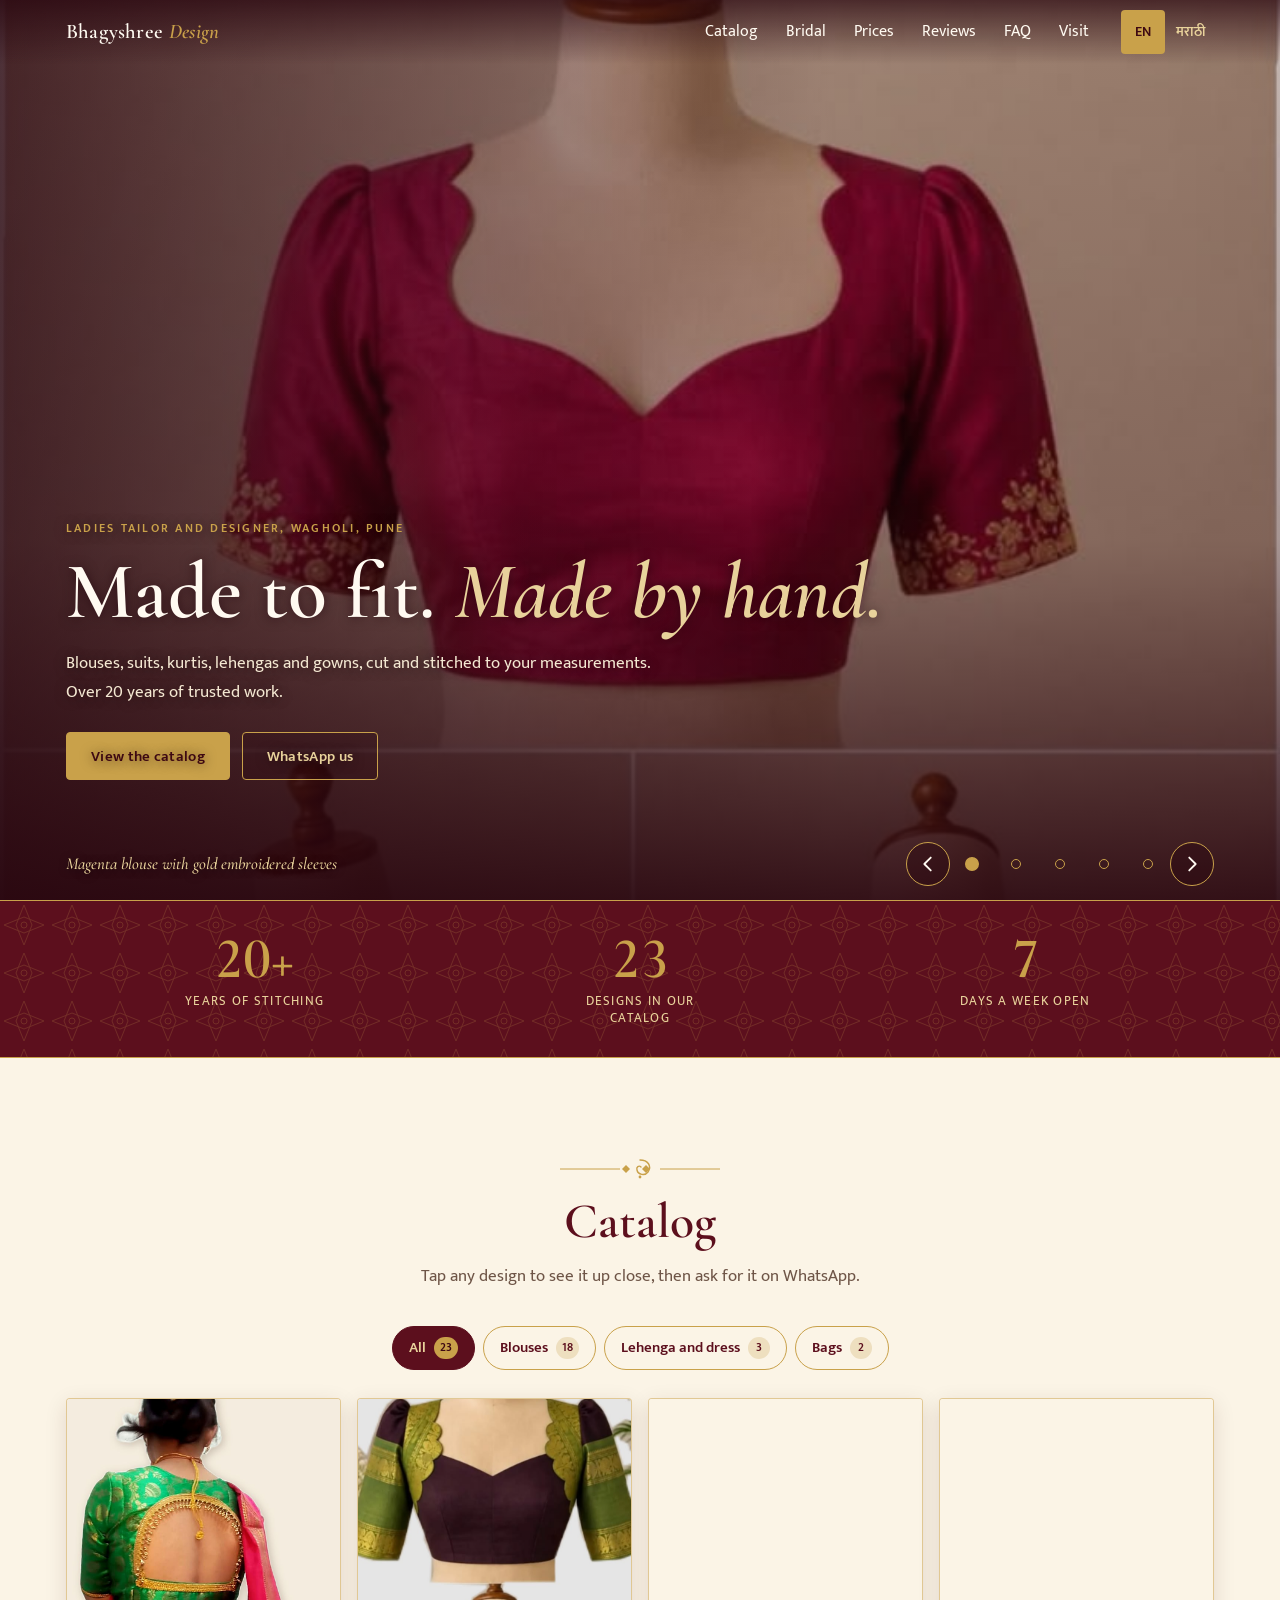
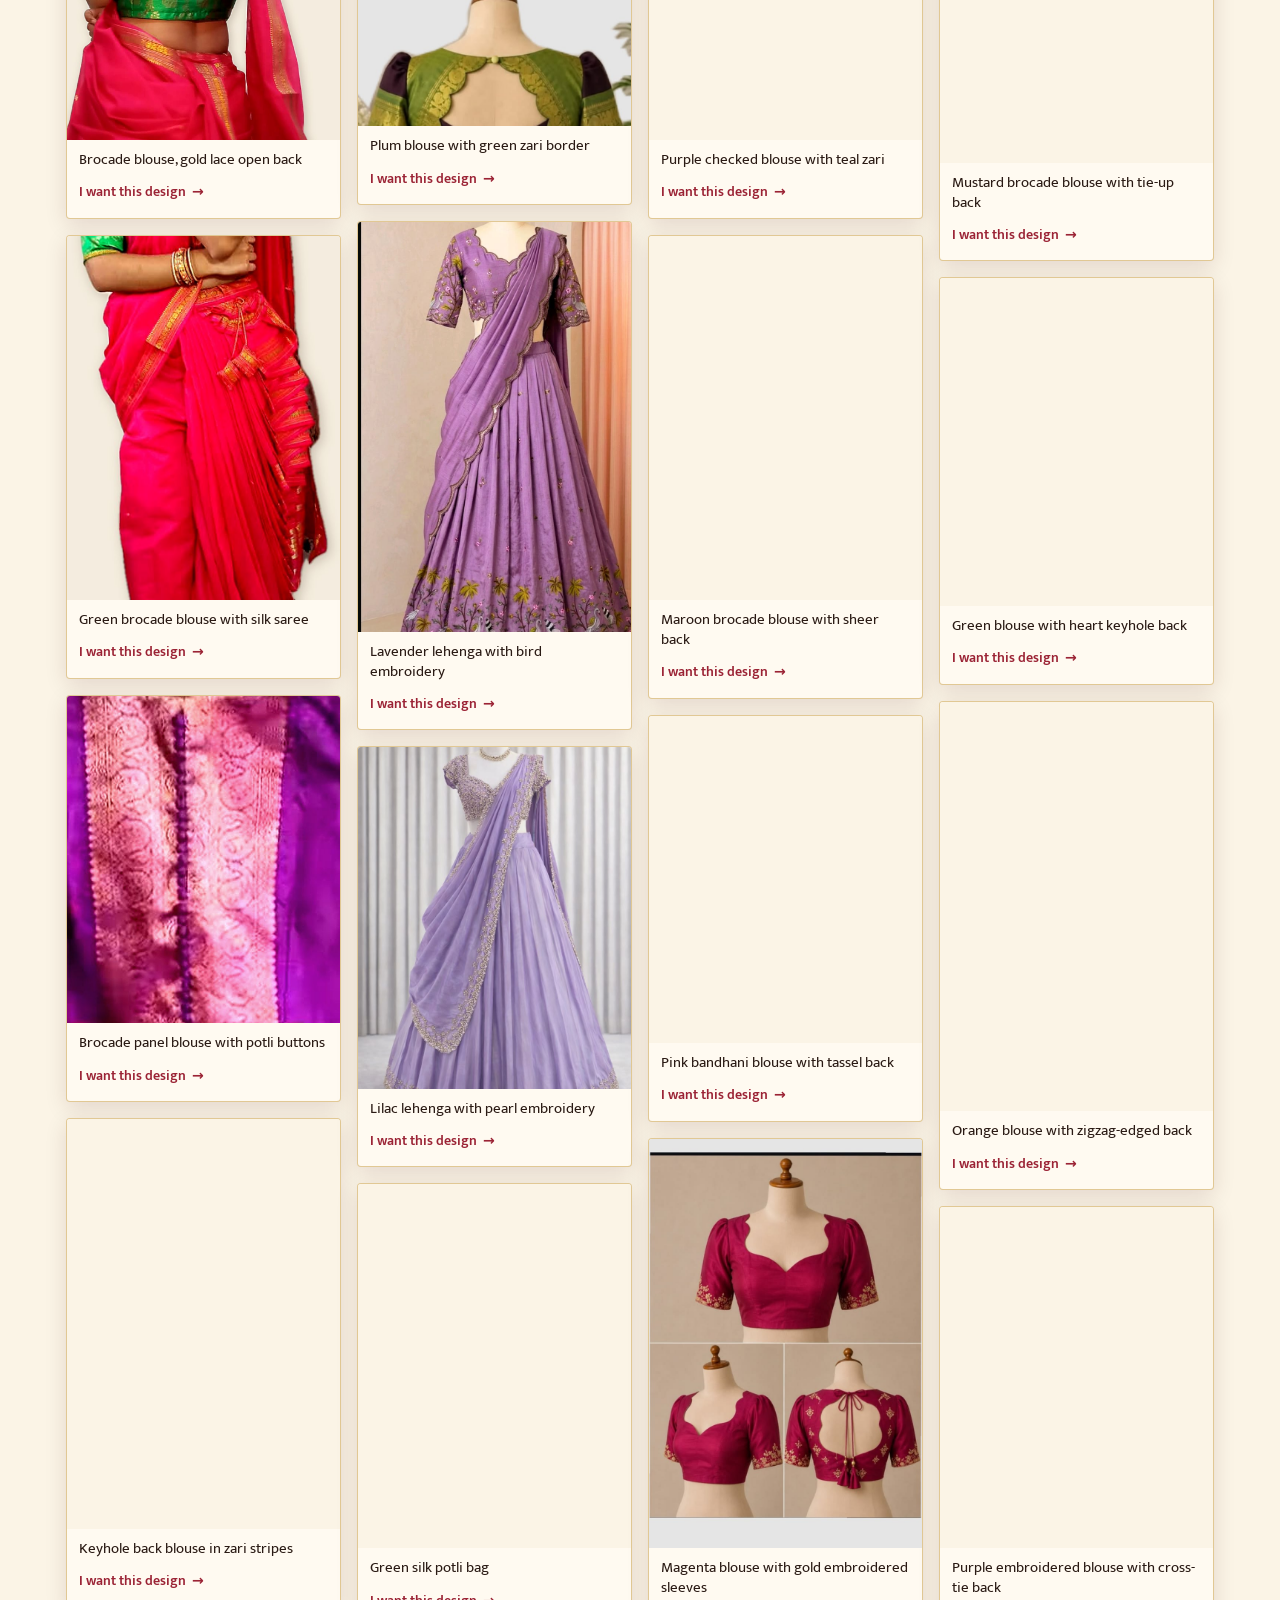
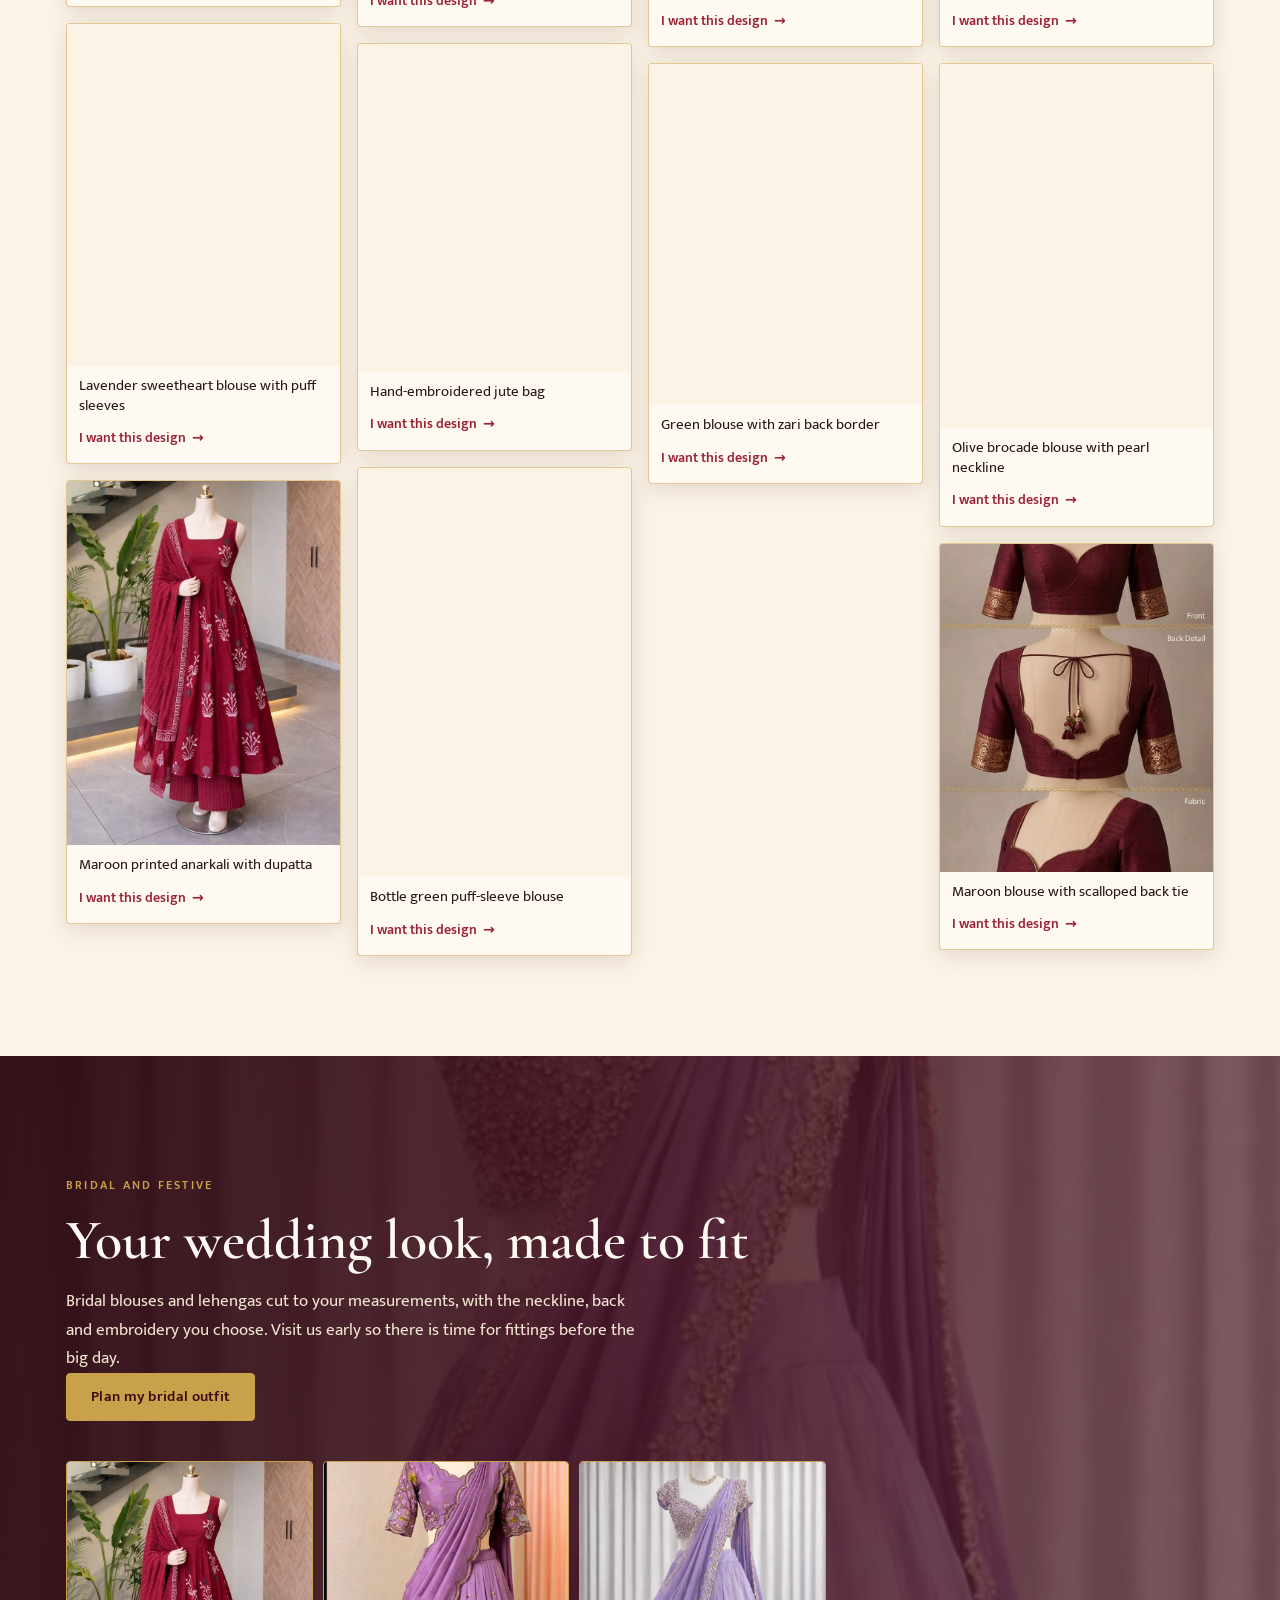
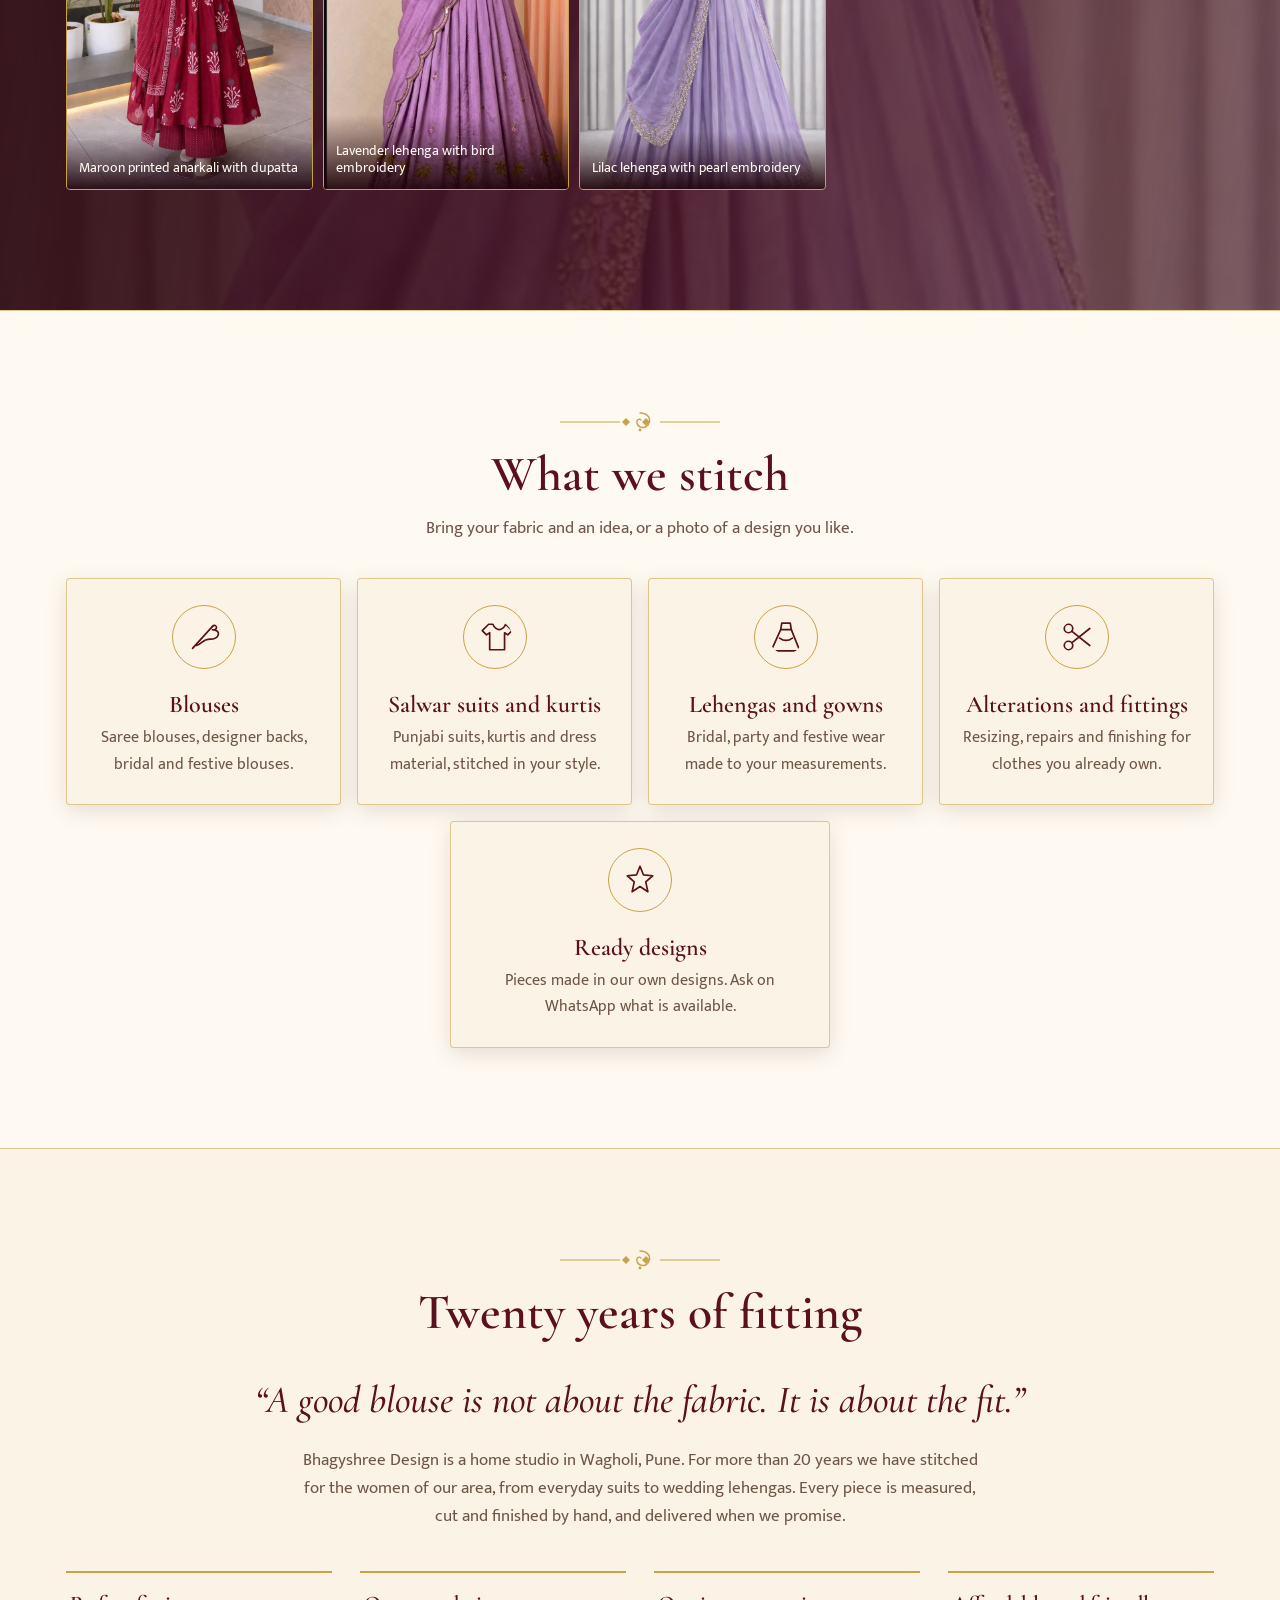
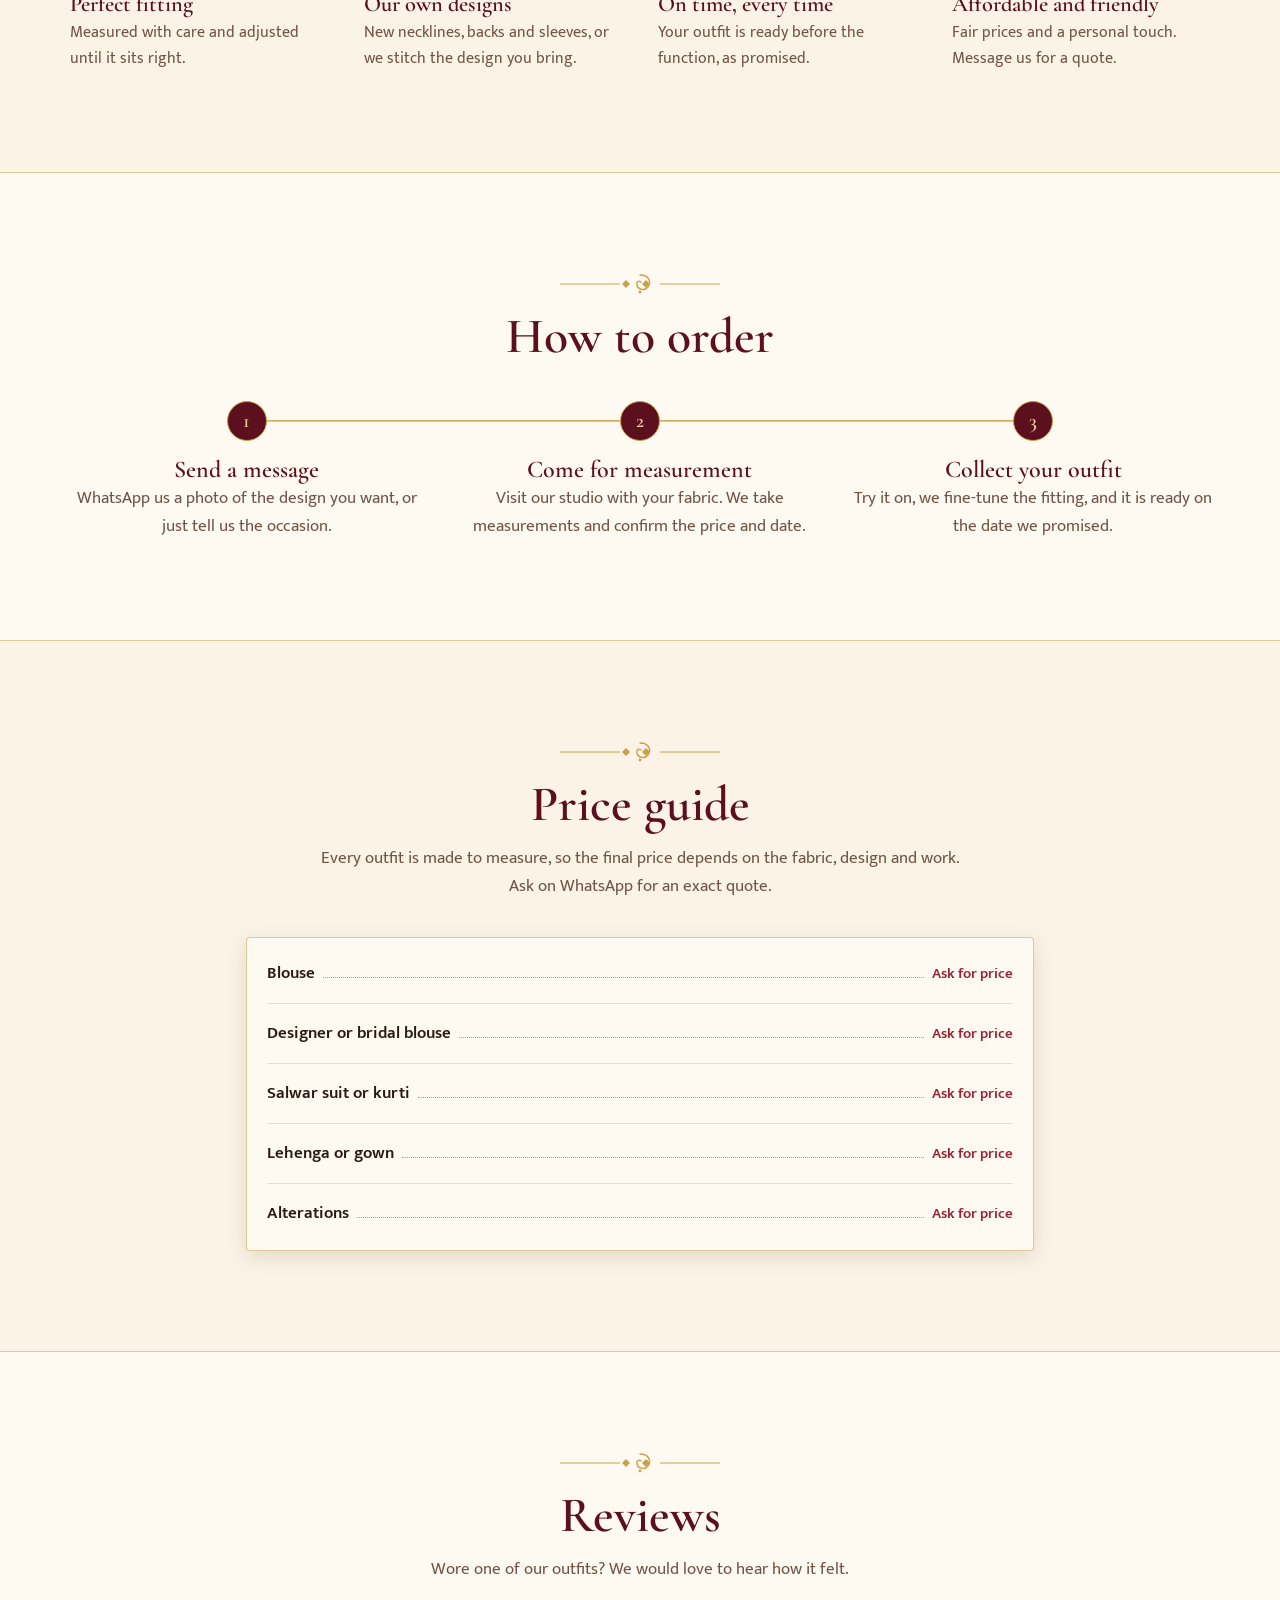
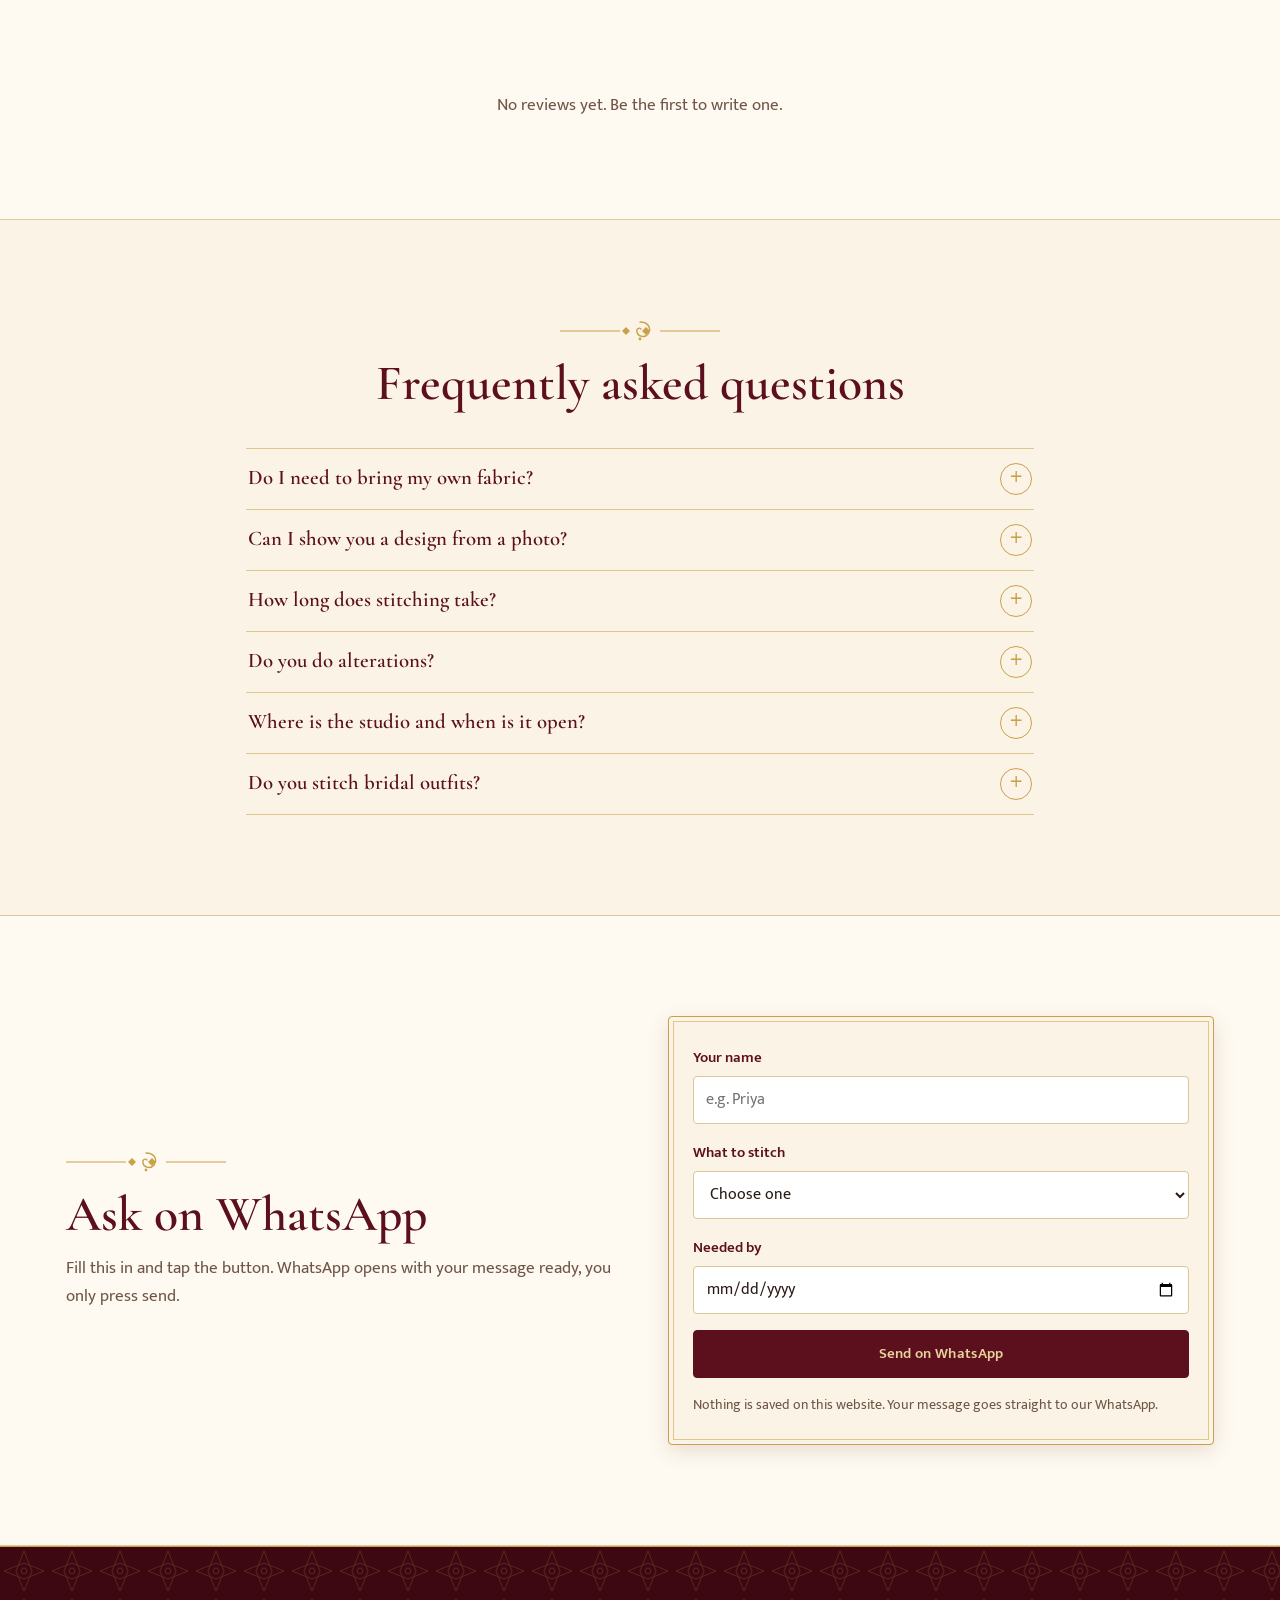
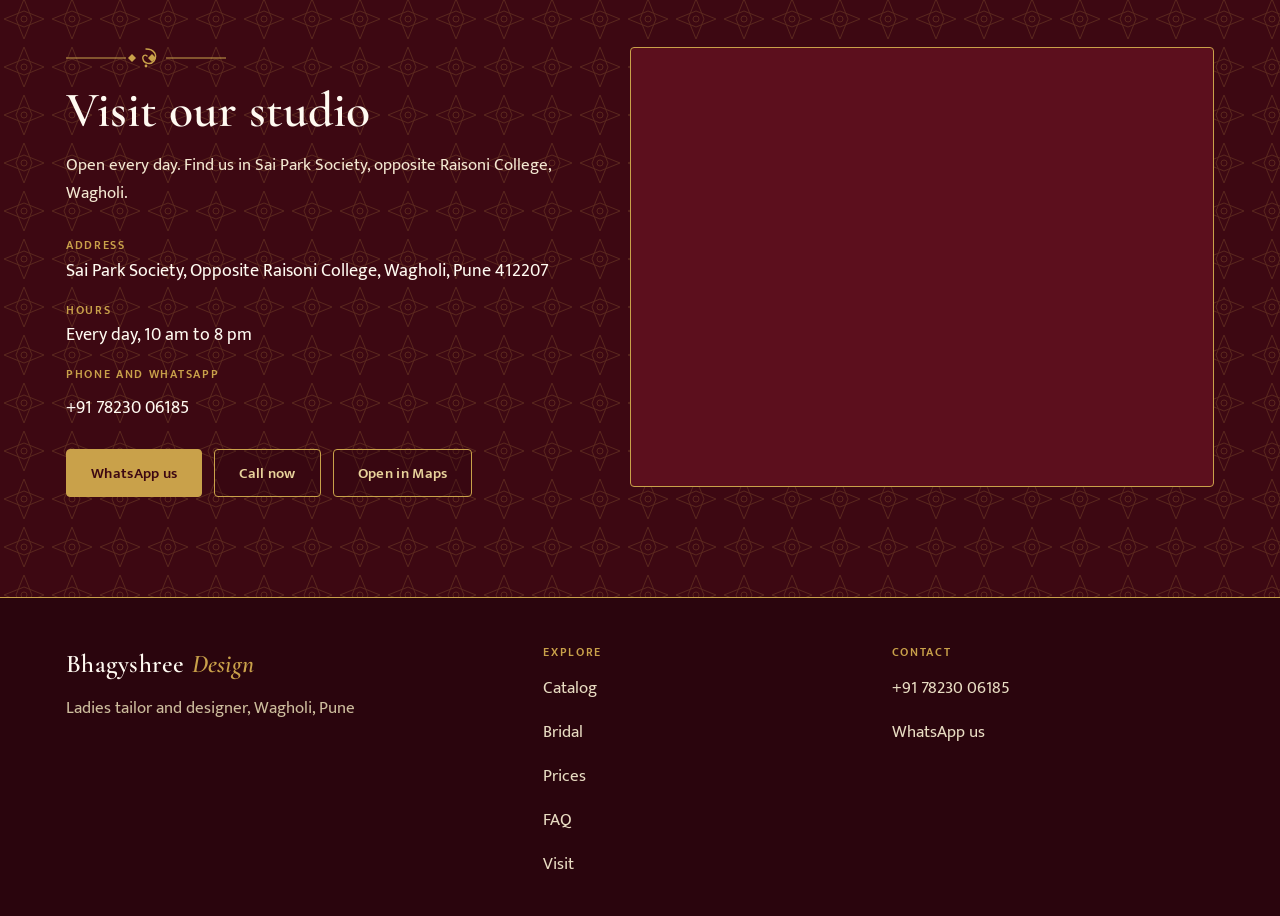
<file: index.html>
<!doctype html>
<html lang="en">
<head>
<meta charset="utf-8">
<meta name="viewport" content="width=device-width, initial-scale=1">
<title>Bhagyshree Design | Ladies Tailor and Designer in Wagholi, Pune</title>
<meta name="description" content="Bhagyshree Design, Sai Park Society, opposite Raisoni College, Wagholi, Pune. Custom blouses, salwar suits, kurtis, lehengas and gowns with perfect fitting. 20+ years of experience. Open every day, 10 am to 8 pm. WhatsApp +91 78230 06185.">
<meta property="og:title" content="Bhagyshree Design: Ladies Tailor and Designer in Wagholi, Pune">
<meta property="og:description" content="Custom blouses, suits, lehengas and gowns, stitched to fit. 20+ years of experience.">
<meta property="og:image" content="https://bhagyshreedesign.site/images/og-cover.jpg">
<meta property="og:url" content="https://bhagyshreedesign.site/">
<link rel="canonical" href="https://bhagyshreedesign.site/">
<meta property="og:type" content="website">
<meta name="theme-color" content="#f6efe2">
<link rel="icon" href="images/icon-192.png">
<link rel="preconnect" href="https://fonts.googleapis.com">
<link rel="preconnect" href="https://fonts.gstatic.com" crossorigin>
<link href="https://fonts.googleapis.com/css2?family=Cormorant+Garamond:ital,wght@0,500;0,600;0,700;1,500;1,600&family=Mukta:wght@300;400;600&family=Tiro+Devanagari+Marathi:ital@0;1&display=swap" rel="stylesheet">
<link rel="stylesheet" href="css/style.css?v=9">
<script type="application/ld+json">
{
  "@context": "https://schema.org",
  "@type": "ClothingStore",
  "name": "Bhagyshree Design",
  "description": "Ladies tailor and fashion designer: custom blouses, salwar suits, kurtis, lehengas and gowns.",
  "telephone": "+917823006185",
  "image": "https://bhagyshreedesign.site/images/og-cover.jpg",
  "url": "https://bhagyshreedesign.site/",
  "address": { "@type": "PostalAddress", "streetAddress": "Sai Park Society, Opposite Raisoni College", "addressLocality": "Wagholi, Pune", "postalCode": "412207", "addressRegion": "Maharashtra", "addressCountry": "IN" },
  "openingHoursSpecification": [{ "@type": "OpeningHoursSpecification", "dayOfWeek": ["Monday","Tuesday","Wednesday","Thursday","Friday","Saturday","Sunday"], "opens": "10:00", "closes": "20:00" }],
  "priceRange": "₹"
}
</script>
</head>
<body>
<svg width="0" height="0" style="position:absolute" aria-hidden="true" focusable="false">
  <defs>
    <symbol id="orn" viewBox="0 0 160 22">
      <path d="M0 11H60M100 11H160" fill="none" stroke="currentColor" stroke-width="1"/>
      <path d="M80 2c8 0 12 6 8 12-3 4-10 3-11-2-1-3 2-5 4-3" fill="none" stroke="currentColor" stroke-width="1.4" stroke-linecap="round"/>
      <path d="M66 11l4-4 4 4-4 4zM86 11l4-4 4 4-4 4z" fill="currentColor" transform="translate(-4 0)"/>
      <circle cx="80" cy="19" r="1.4" fill="currentColor"/>
    </symbol>
  </defs>
</svg>

<header class="top" id="siteTop">
  <div class="wrap bar">
    <a class="mark" href="#top" aria-label="Bhagyshree Design, home">Bhagyshree <em>Design</em></a>
    <nav class="nav" id="nav" aria-label="Sections">
      <a href="#catalog" data-i18n="nav_catalog"></a>
      <a href="#bridal" data-i18n="nav_bridal"></a>
      <a href="#prices" data-i18n="nav_prices"></a>
      <a href="#reviews" data-i18n="nav_reviews"></a>
      <a href="#faq" data-i18n="nav_faq"></a>
      <a href="#visit" data-i18n="nav_visit"></a>
    </nav>
    <div class="lang" role="group" aria-label="Language">
      <button type="button" data-lang="en" aria-pressed="true">EN</button>
      <button type="button" data-lang="mr" aria-pressed="false">मराठी</button>
    </div>
    <button class="menu-btn" id="menuBtn" type="button" aria-expanded="false" aria-controls="nav" data-i18n-aria="menu_open">
      <span></span><span></span><span></span>
    </button>
  </div>
</header>

<main id="top">
  <section class="hero" id="hero" aria-roledescription="carousel" aria-label="Bhagyshree Design">
    <div class="slides" id="slides"></div>
    <div class="hero-shade" aria-hidden="true"></div>
    <div class="wrap hero-inner">
      <p class="kicker" data-i18n="hero_kicker"></p>
      <h1 data-i18n="hero_title"></h1>
      <p class="lede" data-i18n="hero_sub"></p>
      <div class="actions">
        <a class="btn btn-gold" href="#catalog" data-i18n="hero_cta_catalog"></a>
        <a class="btn btn-ghost" data-wa data-i18n="btn_wa"></a>
      </div>
    </div>
    <div class="wrap hero-foot">
      <p class="hero-cap" id="heroCap" aria-live="off"></p>
      <div class="hero-ctrl">
        <button class="arrow" id="slidePrev" type="button" data-i18n-aria="slide_prev"><svg viewBox="0 0 24 24" aria-hidden="true"><path d="M15 5l-7 7 7 7"/></svg></button>
        <div class="dots" id="dots"></div>
        <button class="arrow" id="slideNext" type="button" data-i18n-aria="slide_next"><svg viewBox="0 0 24 24" aria-hidden="true"><path d="M9 5l7 7-7 7"/></svg></button>
      </div>
    </div>
  </section>

  <section class="stats" aria-label="Bhagyshree Design">
    <div class="wrap stats-row">
      <div class="stat"><span class="stat-n" data-count="20" data-suffix="+">20+</span><span class="stat-l" data-i18n="stat_years"></span></div>
      <div class="stat"><span class="stat-n" id="statDesigns" data-count="0">0</span><span class="stat-l" data-i18n="stat_designs"></span></div>
      <div class="stat"><span class="stat-n" data-count="7">7</span><span class="stat-l" data-i18n="stat_days"></span></div>
    </div>
  </section>

  <section id="catalog" class="section">
    <div class="wrap">
      <div class="head rv">
        <svg class="orn" aria-hidden="true"><use href="#orn"/></svg>
        <h2 data-i18n="catalog_title"></h2>
        <p class="note" data-i18n="catalog_note"></p>
      </div>
      <div class="tabs rv" id="tabs" role="group" aria-label="Catalog"></div>
      <div class="grid" id="grid"></div>
    </div>
  </section>

  <section id="bridal" class="bridal">
    <div class="bridal-bg" aria-hidden="true"><img id="bridalImg" alt="" loading="lazy" decoding="async"></div>
    <div class="bridal-shade" aria-hidden="true"></div>
    <div class="wrap bridal-in">
      <div class="bridal-text rv">
        <p class="kicker" data-i18n="bridal_kicker"></p>
        <h2 data-i18n="bridal_title"></h2>
        <p class="lede" data-i18n="bridal_text"></p>
        <a class="btn btn-gold" id="bridalCta" target="_blank" rel="noopener" data-i18n="bridal_cta"></a>
      </div>
      <div class="bridal-row" id="bridalRow"></div>
    </div>
  </section>

  <section id="services" class="section alt">
    <div class="wrap">
      <div class="head rv">
        <svg class="orn" aria-hidden="true"><use href="#orn"/></svg>
        <h2 data-i18n="services_title"></h2>
        <p class="note" data-i18n="services_note"></p>
      </div>
      <ul class="services rvg">
        <li>
          <svg class="ico" viewBox="0 0 32 32" aria-hidden="true"><path d="M5 27L24 6"/><path d="M24 6c1.6-1.8 3.8-1 3.8.8s-2 3-3.8 2.4"/><path d="M26.5 9.5C32 11 30 18 22 18s-8 5-13 6"/></svg>
          <h3 data-i18n="s1_t"></h3><p data-i18n="s1_d"></p>
        </li>
        <li>
          <svg class="ico" viewBox="0 0 32 32" aria-hidden="true"><path d="M10 4l-6 6 4 4 3-2v16h14V12l3 2 4-4-6-6c-1 3-4 5-6 5s-5-2-6-5z"/></svg>
          <h3 data-i18n="s2_t"></h3><p data-i18n="s2_d"></p>
        </li>
        <li>
          <svg class="ico" viewBox="0 0 32 32" aria-hidden="true"><path d="M12 3h8l1 6 8 20H2l9-20z"/><path d="M11 9h10M10 17c4 3 8 3 12 0"/></svg>
          <h3 data-i18n="s3_t"></h3><p data-i18n="s3_d"></p>
        </li>
        <li>
          <svg class="ico" viewBox="0 0 32 32" aria-hidden="true"><circle cx="8" cy="8" r="4"/><circle cx="8" cy="24" r="4"/><path d="M11 10.5L28 24M11 21.5L28 8"/></svg>
          <h3 data-i18n="s4_t"></h3><p data-i18n="s4_d"></p>
        </li>
        <li>
          <svg class="ico" viewBox="0 0 32 32" aria-hidden="true"><path d="M16 3l3.2 8.1L28 12l-6.6 5.7L23.4 27 16 22.2 8.6 27l2-9.3L4 12l8.8-.9z"/></svg>
          <h3 data-i18n="s5_t"></h3><p data-i18n="s5_d"></p>
        </li>
      </ul>
    </div>
  </section>

  <section id="about" class="section">
    <div class="wrap about">
      <div class="head rv">
        <svg class="orn" aria-hidden="true"><use href="#orn"/></svg>
        <h2 data-i18n="about_title"></h2>
      </div>
      <blockquote class="rv" data-i18n="about_quote"></blockquote>
      <p class="body rv" data-i18n="about_text"></p>
      <ul class="why rvg">
        <li><h3 data-i18n="w1_t"></h3><p data-i18n="w1_d"></p></li>
        <li><h3 data-i18n="w2_t"></h3><p data-i18n="w2_d"></p></li>
        <li><h3 data-i18n="w3_t"></h3><p data-i18n="w3_d"></p></li>
        <li><h3 data-i18n="w4_t"></h3><p data-i18n="w4_d"></p></li>
      </ul>
    </div>
  </section>

  <section class="section alt">
    <div class="wrap">
      <div class="head rv">
        <svg class="orn" aria-hidden="true"><use href="#orn"/></svg>
        <h2 data-i18n="steps_title"></h2>
      </div>
      <ol class="steps rvg">
        <li><span class="idx">1</span><h3 data-i18n="st1_t"></h3><p data-i18n="st1_d"></p></li>
        <li><span class="idx">2</span><h3 data-i18n="st2_t"></h3><p data-i18n="st2_d"></p></li>
        <li><span class="idx">3</span><h3 data-i18n="st3_t"></h3><p data-i18n="st3_d"></p></li>
      </ol>
    </div>
  </section>

  <section id="prices" class="section">
    <div class="wrap narrow">
      <div class="head rv">
        <svg class="orn" aria-hidden="true"><use href="#orn"/></svg>
        <h2 data-i18n="prices_title"></h2>
        <p class="note" data-i18n="prices_note"></p>
      </div>
      <ul class="prices rv" id="priceList"></ul>
    </div>
  </section>

  <section id="reviews" class="section alt">
    <div class="wrap narrow">
      <div class="head rv">
        <svg class="orn" aria-hidden="true"><use href="#orn"/></svg>
        <h2 data-i18n="reviews_title"></h2>
        <p class="note" data-i18n="reviews_note"></p>
      </div>
      <div class="rv-summary rv" id="rvSummary" hidden>
        <span class="rv-avg" id="rvAvg"></span>
        <span class="stars" id="rvAvgStars" aria-hidden="true"></span>
        <span class="rv-count" id="rvCount"></span>
      </div>
      <div class="actions center rv">
        <button class="btn btn-solid" type="button" id="rvOpen" aria-expanded="false" aria-controls="reviewForm" data-i18n="rv_write"></button>
        <a class="btn btn-line" id="googleBtn" hidden target="_blank" rel="noopener" data-i18n="reviews_google"></a>
        <a class="btn btn-line" id="feedbackBtn" target="_blank" rel="noopener" data-i18n="reviews_wa"></a>
      </div>
      <form class="card review-form" id="reviewForm" hidden novalidate>
        <fieldset class="starpick">
          <legend data-i18n="rv_rating"></legend>
          <div class="starrow" id="starRow">
            <input type="radio" name="rating" id="st1" value="1"><label for="st1">★</label>
            <input type="radio" name="rating" id="st2" value="2"><label for="st2">★</label>
            <input type="radio" name="rating" id="st3" value="3"><label for="st3">★</label>
            <input type="radio" name="rating" id="st4" value="4"><label for="st4">★</label>
            <input type="radio" name="rating" id="st5" value="5"><label for="st5">★</label>
          </div>
        </fieldset>
        <label><span data-i18n="form_name"></span>
          <input name="rvname" autocomplete="given-name" maxlength="40" data-i18n-ph="form_name_ph">
        </label>
        <label><span data-i18n="rv_item"></span>
          <select name="rvitem">
            <option value="" data-i18n="opt_choose"></option>
            <option value="blouse" data-i18n="p_blouse"></option>
            <option value="designer" data-i18n="p_designer"></option>
            <option value="suit" data-i18n="p_suit"></option>
            <option value="lehenga" data-i18n="p_lehenga"></option>
            <option value="alter" data-i18n="p_alter"></option>
            <option value="other" data-i18n="opt_other"></option>
          </select>
        </label>
        <label><span data-i18n="rv_text"></span>
          <textarea name="rvtext" rows="4" maxlength="600" data-i18n-ph="rv_text_ph"></textarea>
        </label>
        <label class="hp" aria-hidden="true">Website <input name="website" tabindex="-1" autocomplete="off"></label>
        <p class="rv-msg" id="rvMsg" role="status" aria-live="polite"></p>
        <div class="actions">
          <button class="btn btn-solid" type="submit" id="rvSubmit" data-i18n="rv_submit"></button>
          <button class="btn btn-line" type="button" id="rvCancel" data-i18n="rv_cancel"></button>
        </div>
        <p class="small" data-i18n="rv_small"></p>
      </form>
      <p class="rv-msg ok rv-thanks" id="rvThanks" role="status" tabindex="-1" hidden data-i18n="rv_thanks"></p>
      <div class="review-cards" id="reviewCards"></div>
      <p class="note center rv-none" id="rvNone" hidden data-i18n="rv_none"></p>
    </div>
  </section>

  <section id="faq" class="section">
    <div class="wrap narrow">
      <div class="head rv">
        <svg class="orn" aria-hidden="true"><use href="#orn"/></svg>
        <h2 data-i18n="faq_title"></h2>
      </div>
      <div class="faq rv">
        <details><summary data-i18n="faq1_q"></summary><p data-i18n="faq1_a"></p></details>
        <details><summary data-i18n="faq2_q"></summary><p data-i18n="faq2_a"></p></details>
        <details><summary data-i18n="faq3_q"></summary><p data-i18n="faq3_a"></p></details>
        <details><summary data-i18n="faq4_q"></summary><p data-i18n="faq4_a"></p></details>
        <details><summary data-i18n="faq5_q"></summary><p data-i18n="faq5_a"></p></details>
        <details><summary data-i18n="faq6_q"></summary><p data-i18n="faq6_a"></p></details>
      </div>
    </div>
  </section>

  <section id="enquiry" class="section alt">
    <div class="wrap enquiry-grid">
      <div class="head rv">
        <svg class="orn" aria-hidden="true"><use href="#orn"/></svg>
        <h2 data-i18n="form_title"></h2>
        <p class="note" data-i18n="form_note"></p>
      </div>
      <form class="card rv" id="enquiryForm">
        <label><span data-i18n="form_name"></span>
          <input name="custname" autocomplete="name" data-i18n-ph="form_name_ph">
        </label>
        <label><span data-i18n="form_item"></span>
          <select name="garment">
            <option value="" data-i18n="opt_choose"></option>
            <option data-i18n="s1_t"></option>
            <option data-i18n="s2_t"></option>
            <option data-i18n="s3_t"></option>
            <option data-i18n="s4_t"></option>
            <option data-i18n="opt_other"></option>
          </select>
        </label>
        <label><span data-i18n="form_date"></span>
          <input name="needby" type="date">
        </label>
        <button class="btn btn-solid" type="submit" data-i18n="form_send"></button>
        <p class="small" data-i18n="form_small"></p>
      </form>
    </div>
  </section>

  <section id="visit" class="section visit">
    <div class="wrap visit-grid">
      <div class="rv">
        <svg class="orn" aria-hidden="true"><use href="#orn"/></svg>
        <h2 data-i18n="visit_title"></h2>
        <p class="lede" data-i18n="visit_sub"></p>
      </div>
      <dl class="info rv">
        <div><dt data-i18n="visit_addr"></dt><dd id="addr"></dd></div>
        <div><dt data-i18n="visit_hours"></dt><dd data-i18n="hours"></dd></div>
        <div><dt data-i18n="visit_phone"></dt><dd><a data-call id="phoneText"></a></dd></div>
        <div class="actions">
          <a class="btn btn-gold" data-wa data-i18n="btn_wa"></a>
          <a class="btn btn-ghost" data-call data-i18n="btn_call"></a>
          <a class="btn btn-ghost" id="mapBtn" target="_blank" rel="noopener" data-i18n="btn_map"></a>
        </div>
      </dl>
      <div class="map rv"><iframe id="mapFrame" title="Map: Bhagyshree Design, Wagholi, Pune" loading="lazy" referrerpolicy="no-referrer-when-downgrade"></iframe></div>
    </div>
  </section>
</main>

<footer class="foot">
  <div class="wrap foot-grid">
    <div>
      <span class="mark">Bhagyshree <em>Design</em></span>
      <p data-i18n="footer"></p>
    </div>
    <nav aria-label="Footer">
      <h3 data-i18n="footer_nav"></h3>
      <a href="#catalog" data-i18n="nav_catalog"></a>
      <a href="#bridal" data-i18n="nav_bridal"></a>
      <a href="#prices" data-i18n="nav_prices"></a>
      <a href="#faq" data-i18n="nav_faq"></a>
      <a href="#visit" data-i18n="nav_visit"></a>
    </nav>
    <div>
      <h3 data-i18n="footer_contact"></h3>
      <a data-call id="footPhone"></a>
      <a data-wa data-i18n="btn_wa"></a>
      <a id="igLink" hidden target="_blank" rel="noopener">Instagram</a>
    </div>
  </div>
</footer>

<nav class="callbar" aria-label="Contact">
  <a data-call data-i18n="bar_call"></a>
  <a data-wa class="wa" data-i18n="bar_wa"></a>
</nav>

<dialog id="viewer" aria-label="Photo">
  <div class="v-top">
    <p class="v-count" id="vCount" aria-live="polite"></p>
    <button class="v-close" id="vClose" type="button" data-i18n-aria="lb_close"><svg viewBox="0 0 24 24" aria-hidden="true"><path d="M6 6l12 12M18 6L6 18"/></svg></button>
  </div>
  <div class="v-stage">
    <button class="v-nav v-prev" id="vPrev" type="button" data-i18n-aria="lb_prev"><svg viewBox="0 0 24 24" aria-hidden="true"><path d="M15 5l-7 7 7 7"/></svg></button>
    <img id="vImg" alt="">
    <button class="v-nav v-next" id="vNext" type="button" data-i18n-aria="lb_next"><svg viewBox="0 0 24 24" aria-hidden="true"><path d="M9 5l7 7-7 7"/></svg></button>
  </div>
  <div class="v-bottom">
    <p class="v-name" id="vName"></p>
    <a class="btn btn-gold ask" id="vAsk" target="_blank" rel="noopener" data-i18n="btn_ask"></a>
  </div>
</dialog>

<script src="js/config.js?v=9"></script>
<script src="js/i18n.js?v=9"></script>
<script src="js/app.js?v=9"></script>
</body>
</html>
</file>
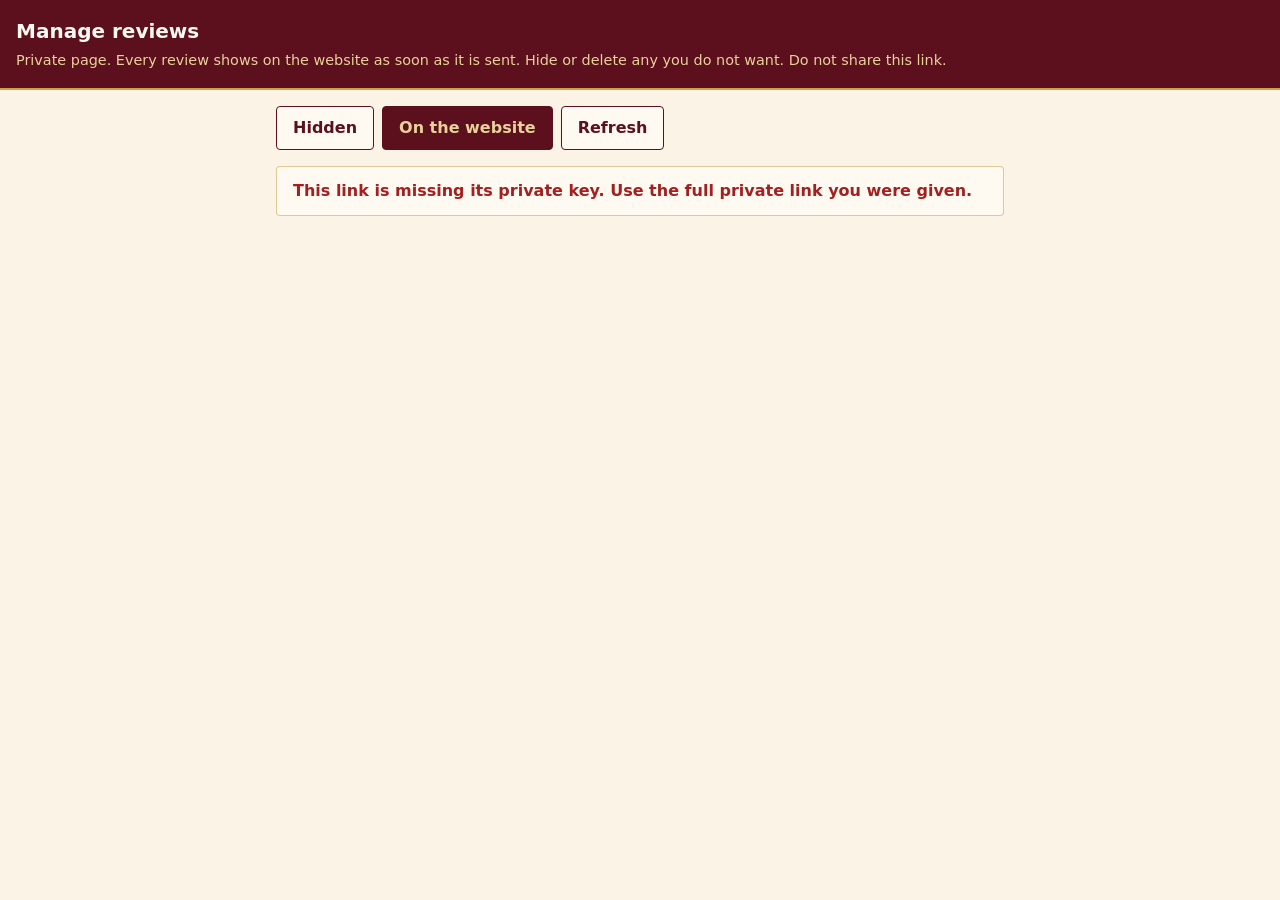
<file: admin-reviews.html>
<!doctype html>
<html lang="en">
<head>
<meta charset="utf-8">
<meta name="viewport" content="width=device-width, initial-scale=1">
<meta name="robots" content="noindex, nofollow">
<meta name="referrer" content="no-referrer">
<title>Manage reviews | Bhagyshree Design</title>
<style>
  :root { --maroon: #5c0f1d; --gold: #c9a14a; --cream: #fbf4e6; --ivory: #fffaf1; --ink: #2a1a14; --muted: #6e5547; --line: rgba(201,161,74,.55); }
  * { box-sizing: border-box; }
  body { margin: 0; font: 400 1rem/1.5 "Segoe UI", system-ui, sans-serif; color: var(--ink); background: var(--cream); }
  header { background: var(--maroon); color: var(--ivory); padding: 16px; border-bottom: 2px solid var(--gold); }
  header h1 { margin: 0; font-size: 1.25rem; }
  header p { margin: 4px 0 0; color: #e8d29b; font-size: .9rem; }
  main { max-width: 760px; margin: 0 auto; padding: 16px; }
  .tabs { display: flex; gap: 8px; margin-bottom: 16px; flex-wrap: wrap; }
  .tabs button, .act button { min-height: 44px; padding: 0 16px; border-radius: 4px; border: 1px solid var(--maroon); background: var(--ivory); color: var(--maroon); font: inherit; font-weight: 600; cursor: pointer; }
  .tabs button[aria-pressed="true"] { background: var(--maroon); color: #e8d29b; }
  .rev { background: var(--ivory); border: 1px solid var(--line); border-radius: 4px; padding: 16px; margin-bottom: 12px; }
  .rev.pending { border-left: 4px solid var(--gold); }
  .top { display: flex; justify-content: space-between; gap: 8px; flex-wrap: wrap; }
  .name { font-weight: 700; color: var(--maroon); }
  .stars { color: var(--gold); letter-spacing: .1em; }
  .meta { color: var(--muted); font-size: .85rem; }
  .msg { margin: 8px 0 12px; white-space: pre-wrap; overflow-wrap: anywhere; }
  .act { display: flex; gap: 8px; flex-wrap: wrap; }
  .act .ok { background: #2f6b3a; border-color: #2f6b3a; color: #fff; }
  .act .del { border-color: #a32020; color: #a32020; }
  .status { padding: 12px 16px; border-radius: 4px; background: var(--ivory); border: 1px solid var(--line); }
  .err { color: #a32020; font-weight: 600; }
  button:disabled { opacity: .5; cursor: wait; }
</style>
</head>
<body>
<header>
  <h1>Manage reviews</h1>
  <p>Private page. Every review shows on the website as soon as it is sent. Hide or delete any you do not want. Do not share this link.</p>
</header>
<main>
  <div class="tabs" role="group" aria-label="Show">
    <button type="button" data-f="pending" aria-pressed="false">Hidden</button>
    <button type="button" data-f="approved" aria-pressed="true">On the website</button>
    <button type="button" id="reload">Refresh</button>
  </div>
  <p class="status" id="status" role="status">Loading…</p>
  <div id="list"></div>
</main>
<script src="js/config.js?v=9"></script>
<script>
(function () {
  var API = window.SITE && window.SITE.reviewsApi;
  var key = "";
  var m = /[#&]k=([^&]+)/.exec(location.hash);
  if (m) key = decodeURIComponent(m[1]);
  var filter = "approved", rows = [];
  var ITEMS = { blouse: "Blouse", designer: "Designer or bridal blouse", suit: "Salwar suit or kurti", lehenga: "Lehenga or gown", alter: "Alterations", other: "Something else" };
  var statusEl = document.getElementById("status"), listEl = document.getElementById("list");

  function status(text, isErr) { statusEl.textContent = text; statusEl.className = "status" + (isErr ? " err" : ""); statusEl.hidden = !text; }
  function rpc(fn, body) {
    return fetch(API.url + "/rest/v1/rpc/" + fn, {
      method: "POST",
      headers: { apikey: API.key, "Content-Type": "application/json" },
      body: JSON.stringify(body)
    }).then(function (r) {
      if (r.status === 204) return null;
      return r.json().then(function (j) { if (!r.ok) throw new Error(j && j.message || r.status); return j; });
    });
  }
  function el(tag, cls, text) { var n = document.createElement(tag); if (cls) n.className = cls; if (text != null) n.textContent = text; return n; }

  function draw() {
    listEl.textContent = "";
    var shown = rows.filter(function (r) { return filter === "pending" ? !r.approved : r.approved; });
    var waiting = rows.filter(function (r) { return !r.approved; }).length;
    document.querySelector('[data-f="pending"]').textContent = "Hidden (" + waiting + ")";
    document.querySelector('[data-f="approved"]').textContent = "On the website (" + (rows.length - waiting) + ")";
    if (!shown.length) { status(filter === "pending" ? "No hidden reviews." : "No reviews are on the website yet."); return; }
    status("");
    shown.forEach(function (r) {
      var c = el("article", "rev" + (r.approved ? "" : " pending"));
      var top = el("div", "top");
      var who = el("div");
      who.appendChild(el("span", "name", r.name));
      who.appendChild(document.createTextNode(" "));
      who.appendChild(el("span", "stars", new Array(r.rating + 1).join("★")));
      top.appendChild(who);
      top.appendChild(el("span", "meta", new Date(r.created_at).toLocaleString("en-IN", { day: "numeric", month: "short", year: "numeric", hour: "numeric", minute: "2-digit" })));
      c.appendChild(top);
      if (r.item) c.appendChild(el("div", "meta", ITEMS[r.item] || r.item));
      c.appendChild(el("p", "msg", r.message));
      var act = el("div", "act");
      function btn(label, cls, action, confirmText) {
        var b = el("button", cls, label); b.type = "button";
        b.addEventListener("click", function () {
          if (confirmText && !window.confirm(confirmText)) return;
          b.disabled = true;
          rpc("admin_set_review", { p_key: key, p_id: r.id, p_action: action }).then(load, function (e) { b.disabled = false; status("Could not save: " + e.message, true); });
        });
        act.appendChild(b);
      }
      if (r.approved) btn("Hide from website", "", "hide");
      else btn("Show on website", "ok", "approve");
      btn("Delete", "del", "delete", "Delete this review for good? This cannot be undone.");
      c.appendChild(act);
      listEl.appendChild(c);
    });
  }
  function load() {
    status("Loading…");
    return rpc("admin_list_reviews", { p_key: key }).then(function (j) { rows = j || []; draw(); }, function (e) {
      rows = []; listEl.textContent = "";
      status(/not allowed/i.test(e.message) ? "This link is not valid. Use the full private link you were given." : "Could not load reviews: " + e.message, true);
    });
  }
  Array.prototype.forEach.call(document.querySelectorAll("[data-f]"), function (b) {
    b.addEventListener("click", function () {
      filter = b.dataset.f;
      Array.prototype.forEach.call(document.querySelectorAll("[data-f]"), function (x) { x.setAttribute("aria-pressed", String(x === b)); });
      draw();
    });
  });
  document.getElementById("reload").addEventListener("click", load);
  if (!API) { status("Reviews are not set up in js/config.js.", true); return; }
  if (!key) { status("This link is missing its private key. Use the full private link you were given.", true); return; }
  load();
})();
</script>
</body>
</html>
</file>
<file: css/style.css>
/* Bhagyshree Design, v7: festive luxury. Maroon, antique gold, warm cream. Mobile first. */
:root {
  --maroon: #5c0f1d;
  --deep: #3d0812;
  --rose: #9b2335;
  --gold: #c9a14a;
  --gold-lt: #e8d29b;
  --cream: #fbf4e6;
  --ivory: #fffaf1;
  --ink: #2a1a14;
  --muted: #6e5547;
  --line: rgba(201, 161, 74, .55);
  --shadow: 0 6px 22px rgba(61, 8, 18, .12);
  --head: "Cormorant Garamond", "Tiro Devanagari Marathi", Georgia, serif;
  --body: "Mukta", "Segoe UI", system-ui, sans-serif;
  --motif: url("data:image/svg+xml,%3Csvg xmlns='http://www.w3.org/2000/svg' width='48' height='48' viewBox='0 0 48 48'%3E%3Cg fill='none' stroke='%23c9a14a' stroke-width='1' opacity='.2'%3E%3Cpath d='M24 4l8 20-8 20-8-20z'/%3E%3Cpath d='M4 24l20-8 20 8-20 8z'/%3E%3Ccircle cx='24' cy='24' r='3'/%3E%3C/g%3E%3C/svg%3E");
}
*, *::before, *::after { box-sizing: border-box; }
html { scroll-behavior: smooth; scroll-padding-top: 72px; -webkit-text-size-adjust: 100%; }
html:has(dialog[open]) { overflow: hidden; }
body { font-variant-numeric: lining-nums; margin: 0; font: 400 1.0625rem/1.65 var(--body); color: var(--ink); background: var(--cream); padding-bottom: 56px; overflow-x: hidden; }
html[lang="mr"] { --head: "Tiro Devanagari Marathi", "Cormorant Garamond", Georgia, serif; }
img { max-width: 100%; display: block; }
a { color: inherit; }
h1, h2, h3, p, blockquote, figure, ul, ol, dl, dd { margin: 0; }
ul, ol { padding: 0; list-style: none; }
[hidden] { display: none !important; }
:focus-visible { outline: 2px solid var(--gold); outline-offset: 3px; }
button { font: inherit; color: inherit; cursor: pointer; }
.wrap { width: 100%; max-width: 1180px; margin: 0 auto; padding: 0 16px; }
.wrap.narrow { max-width: 820px; }
h1, h2, h3 { font-family: var(--head); font-weight: 600; line-height: 1.12; }
em { font-style: italic; }

/* buttons */
.btn { display: inline-flex; align-items: center; justify-content: center; min-height: 48px; padding: 0 24px; border: 1px solid transparent; border-radius: 4px; font: 600 .95rem var(--body); letter-spacing: .02em; text-decoration: none; text-align: center; cursor: pointer; transition: transform .25s, background-color .25s, color .25s; }
.btn:hover { transform: translateY(-2px); }
.btn-solid { background: var(--maroon); border-color: var(--maroon); color: var(--gold-lt); }
.btn-solid:hover { background: var(--deep); }
.btn-line { border-color: var(--maroon); color: var(--maroon); background: transparent; }
.btn-line:hover { background: var(--maroon); color: var(--gold-lt); }
.btn-gold { background: var(--gold); border-color: var(--gold); color: var(--deep); }
.btn-gold:hover { background: var(--gold-lt); }
.btn-ghost { border-color: var(--gold); color: var(--gold-lt); background: rgba(40, 5, 14, .25); }
.btn-ghost:hover { background: var(--gold); color: var(--deep); }
.actions { display: flex; flex-wrap: wrap; gap: 12px; margin-top: 26px; }
.actions.center { justify-content: center; margin-top: 0; }

/* header */
.top { position: fixed; top: 0; left: 0; right: 0; z-index: 50; color: var(--ivory); }
.top::before, .top::after { content: ""; position: absolute; inset: 0; z-index: -1; transition: opacity .35s; }
.top::before { background: var(--maroon); box-shadow: 0 2px 14px rgba(0, 0, 0, .25); opacity: 0; }
.top::after { background: linear-gradient(to bottom, rgba(40, 5, 14, .7), rgba(40, 5, 14, 0)); }
.top.solid::before, .top.open::before { opacity: 1; }
.top.solid::after, .top.open::after { opacity: 0; }
.bar { display: flex; align-items: center; gap: 8px; height: 64px; }
.mark { display: inline-flex; align-items: center; min-height: 44px; font: 600 1.3rem/1 "Cormorant Garamond", Georgia, serif; color: var(--ivory); text-decoration: none; white-space: nowrap; letter-spacing: .01em; }
.mark em { color: var(--gold); font-style: italic; margin-left: .28em; }
.lang { margin-left: auto; display: flex; gap: 2px; }
.lang button { min-height: 44px; min-width: 44px; padding: 0 8px; background: transparent; border: 1px solid transparent; border-radius: 4px; color: var(--gold-lt); font: 600 .85rem var(--body); }
.lang button[aria-pressed="true"] { background: var(--gold); color: var(--deep); }
.menu-btn { width: 44px; height: 44px; display: flex; flex-direction: column; align-items: center; justify-content: center; gap: 5px; background: transparent; border: 0; padding: 0; }
.menu-btn span { display: block; width: 22px; height: 2px; background: var(--gold-lt); transition: transform .3s, opacity .3s; }
.top.open .menu-btn span:nth-child(1) { transform: translateY(7px) rotate(45deg); }
.top.open .menu-btn span:nth-child(2) { opacity: 0; }
.top.open .menu-btn span:nth-child(3) { transform: translateY(-7px) rotate(-45deg); }
.nav { position: fixed; top: 64px; left: 0; right: 0; background: var(--maroon); padding: 4px 16px 18px; display: flex; flex-direction: column; opacity: 0; visibility: hidden; transform: translateY(-10px); transition: opacity .3s, transform .3s, visibility .3s; border-bottom: 1px solid var(--line); }
.top.open .nav { opacity: 1; visibility: visible; transform: none; }
.nav a { display: flex; align-items: center; min-height: 48px; text-decoration: none; color: var(--ivory); border-bottom: 1px solid rgba(201, 161, 74, .25); font-weight: 600; }
.nav a:last-child { border-bottom: 0; }
.nav a:hover { color: var(--gold); }

/* hero carousel */
.hero { position: relative; height: calc(100vh - 56px); height: calc(100svh - 56px); min-height: 560px; max-height: 920px; display: flex; flex-direction: column; justify-content: flex-end; overflow: hidden; background: var(--deep); color: var(--ivory); }
.slides, .slide, .hero-shade { position: absolute; inset: 0; }
.slide { opacity: 0; transition: opacity 1.2s ease; }
.slide.on { opacity: 1; }
.slide img { width: 100%; height: 100%; object-fit: cover; object-position: 50% 28%; max-width: none; transform: scale(1.12); transition: transform 0s linear 1.4s; }
.slide.on img { transform: scale(1); transition: transform 8s ease-out; }
.hero-shade { background: linear-gradient(to top, rgba(40, 5, 14, .94) 0%, rgba(40, 5, 14, .72) 38%, rgba(40, 5, 14, .2) 68%, rgba(40, 5, 14, .35) 100%); }
.hero-inner { position: relative; z-index: 2; padding-top: 96px; padding-bottom: 136px; text-shadow: 0 1px 12px rgba(30, 3, 10, .6); }
.kicker { color: var(--gold); font-weight: 600; font-size: .78rem; letter-spacing: .18em; text-transform: uppercase; margin-bottom: 12px; }
.hero h1 { font-size: clamp(2.5rem, 10.5vw, 5rem); max-width: 12em; line-height: 1.02; }
.hero h1 em, .bridal h2 em { color: var(--gold-lt); }
.lede { margin-top: 16px; max-width: 34em; color: #f4e8d2; font-size: 1.08rem; }
.hero-foot { position: absolute; left: 0; right: 0; bottom: 0; z-index: 3; padding-bottom: 14px; display: flex; flex-direction: column; align-items: flex-start; gap: 2px; }
.hero-cap { font: italic 500 1.05rem/1.3 var(--head); color: var(--gold-lt); min-height: 1.3em; text-shadow: 0 1px 8px rgba(0, 0, 0, .6); }
.hero-ctrl { display: flex; align-items: center; }
.arrow { width: 44px; height: 44px; border-radius: 50%; border: 1px solid var(--gold); background: rgba(40, 5, 14, .4); display: grid; place-items: center; padding: 0; transition: background-color .25s; }
.arrow:hover { background: var(--gold); }
.arrow svg, .v-nav svg, .v-close svg { width: 22px; height: 22px; fill: none; stroke: var(--ivory); stroke-width: 2; stroke-linecap: round; stroke-linejoin: round; }
.arrow:hover svg { stroke: var(--deep); }
.dots { display: flex; }
.dot { width: 44px; height: 44px; background: transparent; border: 0; padding: 0; position: relative; }
.dot::before { content: ""; position: absolute; left: 50%; top: 50%; width: 10px; height: 10px; margin: -5px 0 0 -5px; border-radius: 50%; border: 1px solid var(--gold); transition: transform .3s, background-color .3s; }
.dot[aria-current="true"]::before { background: var(--gold); transform: scale(1.4); }

/* stats */
.stats { background: var(--maroon) var(--motif); color: var(--gold); padding: 30px 0; border-top: 1px solid var(--gold); border-bottom: 1px solid var(--gold); }
.stats-row { display: grid; grid-template-columns: repeat(3, 1fr); gap: 8px; text-align: center; }
.stat { display: flex; flex-direction: column; align-items: center; gap: 4px; }
.stat-n { font: 600 clamp(2.2rem, 9vw, 3.6rem)/1 "Cormorant Garamond", Georgia, serif; font-variant-numeric: lining-nums tabular-nums; }
html[lang="mr"] .stat-n { font-family: var(--head); }
.stat-l { color: var(--gold-lt); font-size: .72rem; letter-spacing: .1em; text-transform: uppercase; line-height: 1.35; max-width: 11em; }

/* sections */
.section { padding: 72px 0; }
.alt { background: var(--ivory); border-top: 1px solid var(--line); border-bottom: 1px solid var(--line); }
.head { text-align: center; margin-bottom: 36px; }
.orn { width: 160px; height: 22px; color: var(--gold); margin: 0 auto 14px; display: block; }
.head h2, .visit h2 { font-size: clamp(2rem, 7vw, 3.1rem); color: var(--maroon); }
.note { margin: 12px auto 0; max-width: 38em; color: var(--muted); }

/* catalog */
.tabs { display: flex; flex-wrap: wrap; justify-content: center; gap: 8px; margin-bottom: 28px; }
.tab { min-height: 44px; padding: 0 16px; display: inline-flex; align-items: center; gap: 8px; background: transparent; border: 1px solid var(--gold); border-radius: 22px; color: var(--maroon); font-weight: 600; font-size: .95rem; transition: background-color .25s, color .25s; }
.tab .ct { font-weight: 600; font-size: .75rem; min-width: 22px; padding: 1px 6px; border-radius: 11px; background: rgba(201, 161, 74, .25); text-align: center; }
.tab:hover { background: rgba(201, 161, 74, .15); }
.tab[aria-pressed="true"] { background: var(--maroon); border-color: var(--maroon); color: var(--gold-lt); }
.tab[aria-pressed="true"] .ct { background: var(--gold); color: var(--deep); }
.grid { column-count: 2; column-gap: 12px; }
.item { break-inside: avoid; -webkit-column-break-inside: avoid; margin: 0 0 12px; background: var(--ivory); border: 1px solid var(--line); border-radius: 4px; box-shadow: var(--shadow); overflow: hidden; transition: transform .3s, box-shadow .3s; }
.item[hidden] { display: none; }
.item:hover { transform: translateY(-4px); box-shadow: 0 12px 28px rgba(61, 8, 18, .2); }
.item.pop { animation: pop .5s ease backwards; }
@keyframes pop { from { opacity: 0; transform: scale(.94); } to { opacity: 1; transform: none; } }
.thumb { display: block; width: 100%; padding: 0; border: 0; background: var(--cream); overflow: hidden; cursor: zoom-in; }
.r0 .thumb { aspect-ratio: 4 / 5; }
.r1 .thumb { aspect-ratio: 3 / 4; }
.r2 .thumb { aspect-ratio: 5 / 6; }
.r3 .thumb { aspect-ratio: 2 / 3; }
.thumb img { width: 100%; height: 100%; object-fit: cover; transition: transform .6s; }
.item:hover .thumb img { transform: scale(1.05); }
.item figcaption { padding: 10px 12px 4px; }
.nm { display: block; font-size: .92rem; line-height: 1.35; color: var(--ink); }
.ask { display: inline-flex; align-items: center; gap: 6px; min-height: 44px; color: var(--rose); font-weight: 600; font-size: .88rem; text-decoration: none; }
.item .ask::after { content: "\2192"; transition: transform .25s; }
.item .ask:hover::after { transform: translateX(4px); }

/* viewer */
dialog { padding: 0; border: 0; max-width: none; max-height: none; }
dialog#viewer[open] { display: flex; flex-direction: column; position: fixed; inset: 0; width: 100%; height: 100%; margin: 0; background: rgba(30, 4, 10, .97); color: var(--ivory); }
#viewer::backdrop { background: rgba(20, 2, 6, .9); }
.v-top { display: flex; align-items: center; justify-content: space-between; padding: 6px 8px 0 18px; }
.v-count { font: 600 1.3rem var(--head); color: var(--gold); font-variant-numeric: tabular-nums; }
.v-close, .v-nav { width: 48px; height: 48px; border-radius: 50%; border: 1px solid var(--gold); background: rgba(40, 5, 14, .55); display: grid; place-items: center; padding: 0; transition: background-color .25s; }
.v-close:hover, .v-nav:hover { background: var(--maroon); }
.v-stage { flex: 1; min-height: 0; position: relative; padding: 4px 0; }
.v-stage img { width: 100%; height: 100%; object-fit: contain; }
.v-stage img.swap { animation: fade .35s ease; }
@keyframes fade { from { opacity: 0; } to { opacity: 1; } }
.v-nav { position: absolute; top: 50%; margin-top: -24px; z-index: 2; }
.v-prev { left: 8px; }
.v-next { right: 8px; }
.v-bottom { text-align: center; padding: 10px 16px 18px; display: flex; flex-direction: column; align-items: center; gap: 10px; }
.v-name { font: 600 1.35rem/1.2 var(--head); }

/* bridal */
.bridal { position: relative; overflow: hidden; color: var(--ivory); padding: 84px 0; background: var(--deep); }
.bridal-bg, .bridal-shade { position: absolute; inset: 0; }
.bridal-bg img { width: 100%; height: 100%; object-fit: cover; object-position: 50% 30%; max-width: none; transform: scale(1.2); will-change: transform; }
.bridal-shade { background: linear-gradient(100deg, rgba(40, 5, 14, .94), rgba(61, 8, 18, .78) 55%, rgba(61, 8, 18, .6)); }
.bridal-in { position: relative; z-index: 2; }
.bridal h2 { font-size: clamp(2.1rem, 8vw, 3.5rem); max-width: 14em; }
.bridal-row { display: grid; grid-template-columns: repeat(3, 1fr); gap: 10px; margin-top: 40px; max-width: 760px; }
.b-card { position: relative; padding: 0; aspect-ratio: 3 / 4; overflow: hidden; border: 1px solid var(--gold); border-radius: 4px; background: var(--deep); cursor: zoom-in; text-align: left; }
.b-card img { width: 100%; height: 100%; object-fit: cover; transition: transform .6s; }
.b-card:hover img { transform: scale(1.06); }
.b-card span { position: absolute; left: 0; right: 0; bottom: 0; padding: 22px 8px 8px; background: linear-gradient(to top, rgba(30, 3, 10, .92), transparent); font-size: .74rem; line-height: 1.25; color: var(--ivory); display: -webkit-box; -webkit-line-clamp: 3; -webkit-box-orient: vertical; overflow: hidden; }

/* services */
.services { display: flex; flex-wrap: wrap; justify-content: center; gap: 16px; }
.services li { flex: 1 1 260px; max-width: 380px; background: var(--ivory); border: 1px solid var(--line); border-radius: 4px; padding: 26px 22px; box-shadow: var(--shadow); text-align: center; transition: transform .3s, box-shadow .3s; }
.alt .services li { background: var(--cream); }
.services li:hover { transform: translateY(-4px); box-shadow: 0 12px 28px rgba(61, 8, 18, .18); }
.ico { width: 64px; height: 64px; padding: 14px; margin: 0 auto 14px; border: 1px solid var(--gold); border-radius: 50%; fill: none; stroke: var(--maroon); stroke-width: 1.6; stroke-linecap: round; stroke-linejoin: round; }
.services h3 { font-size: 1.5rem; color: var(--maroon); margin-bottom: 6px; }
.services p { color: var(--muted); font-size: 1rem; }

/* about */
.about { text-align: center; }
.about blockquote { font: italic 500 clamp(1.55rem, 5.5vw, 2.4rem)/1.25 var(--head); color: var(--maroon); max-width: 24em; margin: 0 auto 22px; }
.about .body { max-width: 40em; margin: 0 auto; color: var(--muted); }
.why { display: grid; grid-template-columns: 1fr; gap: 16px; margin-top: 40px; text-align: left; }
.why li { padding: 18px 4px 0; border-top: 2px solid var(--gold); }
.why h3 { font-size: 1.4rem; color: var(--maroon); margin-bottom: 4px; }
.why p { color: var(--muted); font-size: 1rem; }

/* steps timeline */
.steps { position: relative; padding-left: 58px; max-width: 640px; margin: 0 auto; display: grid; gap: 28px; }
.steps::before { content: ""; position: absolute; left: 19px; top: 20px; bottom: 20px; width: 2px; background: linear-gradient(var(--gold), var(--gold-lt)); }
.steps li { position: relative; }
.idx { position: absolute; left: -58px; top: -2px; width: 40px; height: 40px; border-radius: 50%; display: grid; place-items: center; background: var(--maroon); color: var(--gold-lt); border: 1px solid var(--gold); font: 600 1.25rem var(--head); }
.steps h3 { font-size: 1.5rem; color: var(--maroon); }
.steps p { color: var(--muted); }

/* prices */
.prices { background: var(--ivory); border: 1px solid var(--line); border-radius: 4px; box-shadow: var(--shadow); padding: 6px 20px; }
.prices li { display: flex; align-items: center; min-height: 60px; gap: 8px; border-bottom: 1px solid rgba(201, 161, 74, .3); }
.prices li:last-child { border-bottom: 0; }
.pn { font-weight: 600; flex: 0 1 auto; }
.pl { flex: 1 1 12px; min-width: 12px; height: 1px; border-bottom: 1px dotted var(--gold); margin-top: 8px; }
.pv { font: 600 1.15rem var(--head); color: var(--maroon); white-space: nowrap; }
.pv.ask-price { font: 600 .92rem var(--body); color: var(--rose); text-decoration: none; display: inline-flex; align-items: center; min-height: 44px; }
.pv.ask-price:hover { text-decoration: underline; }

/* reviews */
.review-cards { display: grid; grid-template-columns: repeat(auto-fit, minmax(240px, 1fr)); gap: 16px; margin-top: 32px; }
.rcard { background: var(--cream); border: 1px solid var(--line); border-radius: 4px; padding: 22px; box-shadow: var(--shadow); }
.stars { color: var(--gold); letter-spacing: .15em; margin-bottom: 8px; }
.rcard blockquote { font: italic 500 1.2rem/1.4 var(--head); color: var(--ink); }
.rcard figcaption { margin-top: 12px; color: var(--maroon); font-weight: 600; }
.rcard .ritem { display: block; margin-top: 2px; color: var(--muted); font-weight: 400; font-size: .88rem; }
.rv-summary { display: flex; flex-wrap: wrap; align-items: center; justify-content: center; gap: 4px 12px; margin: 4px 0 20px; }
.rv-summary .stars { margin: 0; font-size: 1.25rem; }
.rv-avg { font: 600 2.4rem/1 var(--head); color: var(--maroon); }
.rv-count { color: var(--muted); }
.review-form { margin-top: 24px; }
.review-form textarea { width: 100%; min-height: 110px; padding: 10px 12px; font: 400 1rem/1.5 var(--body); color: var(--ink); background: #fff; border: 1px solid #d9c79a; border-radius: 4px; resize: vertical; }
.review-form textarea:focus { outline: 2px solid var(--gold); border-color: var(--gold); }
.review-form .actions { margin: 0; }
.starpick { border: 0; padding: 0; margin: 0; min-width: 0; }
.starpick legend { padding: 0; margin-bottom: 4px; font-weight: 600; color: var(--maroon); font-size: .95rem; }
.starrow { display: flex; gap: 2px; }
.starrow input { position: absolute; opacity: 0; width: 1px; height: 1px; pointer-events: none; }
.starrow label { display: grid; place-items: center; width: 48px; height: 48px; font-size: 2rem; line-height: 1; color: #d9c79a; cursor: pointer; transition: color .15s, transform .15s; }
.starrow label.lit { color: var(--gold); }
.starrow label:hover { transform: scale(1.12); }
.starrow input:focus-visible + label { outline: 2px solid var(--gold); outline-offset: -4px; border-radius: 4px; }
.rv-msg { min-height: 1.4em; font-weight: 600; color: var(--rose); }
.rv-msg.ok { color: #2f6b3a; }
.rv-msg:empty { display: none; }
.hp { position: absolute !important; left: -9999px; width: 1px; height: 1px; overflow: hidden; }
.rv-none { margin-top: 24px; text-align: center; }
.rv-thanks { margin: 24px auto 0; max-width: 560px; padding: 16px 20px; text-align: center; background: var(--ivory); border: 1px solid var(--line); border-radius: 4px; }

/* faq */
.faq details { border-bottom: 1px solid var(--line); }
.faq details:first-child { border-top: 1px solid var(--line); }
.faq summary { display: flex; align-items: center; justify-content: space-between; gap: 16px; min-height: 60px; padding: 8px 2px; list-style: none; cursor: pointer; font: 600 1.3rem/1.2 var(--head); color: var(--maroon); }
.faq summary::-webkit-details-marker { display: none; }
.faq summary::after { content: "+"; flex: none; width: 32px; height: 32px; display: grid; place-items: center; border: 1px solid var(--gold); border-radius: 50%; font: 400 1.4rem/1 var(--body); color: var(--gold); transition: transform .3s; }
.faq details[open] summary::after { transform: rotate(45deg); }
.faq details[open] summary { color: var(--rose); }
.faq p { padding: 0 2px 20px; color: var(--muted); max-width: 40em; }
.faq details[open] p { animation: fade .4s ease; }

/* enquiry */
.enquiry-grid { display: grid; gap: 8px; }
.card { background: var(--cream); border: 1px solid var(--gold); border-radius: 4px; box-shadow: inset 0 0 0 4px var(--cream), inset 0 0 0 5px var(--line), var(--shadow); padding: 28px 24px; display: grid; gap: 16px; width: 100%; max-width: 560px; margin: 0 auto; }
.card label { display: grid; gap: 6px; font-weight: 600; color: var(--maroon); font-size: .95rem; }
.card input, .card select { width: 100%; min-height: 48px; padding: 0 12px; font: 400 1rem var(--body); color: var(--ink); background: #fff; border: 1px solid #d9c79a; border-radius: 4px; }
.card input:focus, .card select:focus { outline: 2px solid var(--gold); border-color: var(--gold); }
.small { font-size: .85rem; color: var(--muted); }

/* visit */
.visit { background: var(--deep) var(--motif); color: var(--ivory); border-top: 1px solid var(--gold); }
.visit-grid { display: grid; gap: 28px; }
.visit h2 { color: var(--ivory); }
.visit .orn { margin-left: 0; }
.visit .lede { margin-top: 12px; }
.info { display: grid; gap: 16px; }
.info dt { color: var(--gold); font-size: .75rem; font-weight: 600; letter-spacing: .14em; text-transform: uppercase; }
.info dd { font-size: 1.1rem; }
.info dd a { text-decoration: none; display: inline-flex; align-items: center; min-height: 44px; }
.info .actions { margin-top: 4px; }
.map { border: 1px solid var(--gold); border-radius: 4px; overflow: hidden; min-height: 320px; background: var(--maroon); }
.map iframe { width: 100%; height: 100%; min-height: 320px; border: 0; display: block; }

/* footer */
.foot { background: #2a050d; color: #e8dcc2; padding: 44px 0 30px; border-top: 1px solid var(--gold); }
.foot-grid { display: grid; gap: 26px; }
.foot .mark { font-size: 1.6rem; }
.foot p { margin-top: 8px; color: #cdbd9d; }
.foot h3 { color: var(--gold); font: 600 .75rem var(--body); letter-spacing: .14em; text-transform: uppercase; margin-bottom: 4px; }
.foot nav, .foot-grid > div:last-child { display: flex; flex-direction: column; }
.foot a:not(.mark) { display: flex; align-items: center; min-height: 44px; text-decoration: none; }
.foot a:not(.mark):hover { color: var(--gold); }

/* mobile call bar */
.callbar { position: fixed; left: 0; right: 0; bottom: 0; z-index: 40; display: grid; grid-template-columns: 1fr 1fr; padding-bottom: env(safe-area-inset-bottom); background: var(--maroon); box-shadow: 0 -2px 12px rgba(0, 0, 0, .25); }
.callbar a { display: flex; align-items: center; justify-content: center; min-height: 56px; font-weight: 600; text-decoration: none; color: var(--gold-lt); }
.callbar a.wa { background: #1fa855; color: #fff; }
body { padding-bottom: calc(56px + env(safe-area-inset-bottom)); }

/* language tweaks: no tracking or caps on Devanagari */
html[lang="mr"] .kicker, html[lang="mr"] .stat-l, html[lang="mr"] .info dt, html[lang="mr"] .foot h3 { letter-spacing: 0; text-transform: none; }
html[lang="mr"] .hero h1, html[lang="mr"] .bridal h2 { line-height: 1.2; }

/* scroll reveal (only when JS is running) */
.js .rv { opacity: 0; transform: translateY(24px); transition: opacity .8s ease var(--d, 0ms), transform .8s ease var(--d, 0ms); }
.js .rv.in { opacity: 1; transform: none; }
.js .b-card.rv.in { transition: opacity .8s ease var(--d, 0ms), transform .8s ease var(--d, 0ms); }

@media (min-width: 700px) {
  .grid { column-count: 3; column-gap: 16px; }
  .item { margin-bottom: 16px; }
  .why { grid-template-columns: 1fr 1fr; gap: 22px 28px; }
  .stat-l { font-size: .8rem; }
  .hero-foot { flex-direction: row; align-items: center; justify-content: space-between; }
  .hero-inner { padding-bottom: 120px; }
  .b-card span { font-size: .85rem; padding: 28px 12px 12px; }
}
@media (min-width: 980px) {
  body { padding-bottom: 0; }
  .callbar, .menu-btn { display: none; }
  .hero { height: 100vh; height: 100svh; min-height: 600px; }
  .bar { gap: 20px; }
  .nav { position: static; flex-direction: row; gap: 4px; margin-left: auto; padding: 0; background: none; border: 0; opacity: 1; visibility: visible; transform: none; }
  .nav a { padding: 0 12px; border: 0; font-weight: 400; font-size: .98rem; position: relative; }
  .nav a::after { content: ""; position: absolute; left: 12px; right: 12px; bottom: 8px; height: 1px; background: var(--gold); transform: scaleX(0); transition: transform .3s; }
  .nav a:hover::after { transform: scaleX(1); }
  .lang { margin-left: 0; }
  .grid { column-count: 4; }
  .section { padding: 100px 0; }
  .bridal { padding: 120px 0; }
  .hero-shade { background: linear-gradient(to top, rgba(40, 5, 14, .92) 0%, rgba(40, 5, 14, .35) 40%, rgba(40, 5, 14, .2) 100%), linear-gradient(to right, rgba(40, 5, 14, .75), rgba(40, 5, 14, 0) 65%); }
  .steps { max-width: none; padding: 0; grid-template-columns: repeat(3, 1fr); gap: 32px; text-align: center; }
  .steps::before { left: 16.6%; right: 16.6%; top: 19px; bottom: auto; width: auto; height: 2px; }
  .steps li { padding-top: 56px; }
  .idx { left: 50%; top: 0; margin-left: -20px; }
  .why { grid-template-columns: repeat(4, 1fr); }
  .enquiry-grid { grid-template-columns: 1fr 1fr; gap: 56px; align-items: center; }
  .enquiry-grid .head { text-align: left; margin-bottom: 0; }
  .enquiry-grid .orn { margin-left: 0; }
  .enquiry-grid .note { margin-left: 0; }
  .visit-grid { grid-template-columns: 1fr 1.15fr; gap: 28px 56px; align-items: start; }
  .visit-grid .map { grid-column: 2; grid-row: 1 / 3; min-height: 440px; }
  .foot-grid { grid-template-columns: 1.4fr 1fr 1fr; }
}

@media (prefers-reduced-motion: reduce) {
  html { scroll-behavior: auto; }
  *, *::before, *::after { animation: none !important; transition: none !important; }
  .js .rv { opacity: 1; transform: none; }
  .slide img, .slide.on img, .bridal-bg img { transform: none; }
}
</file>
